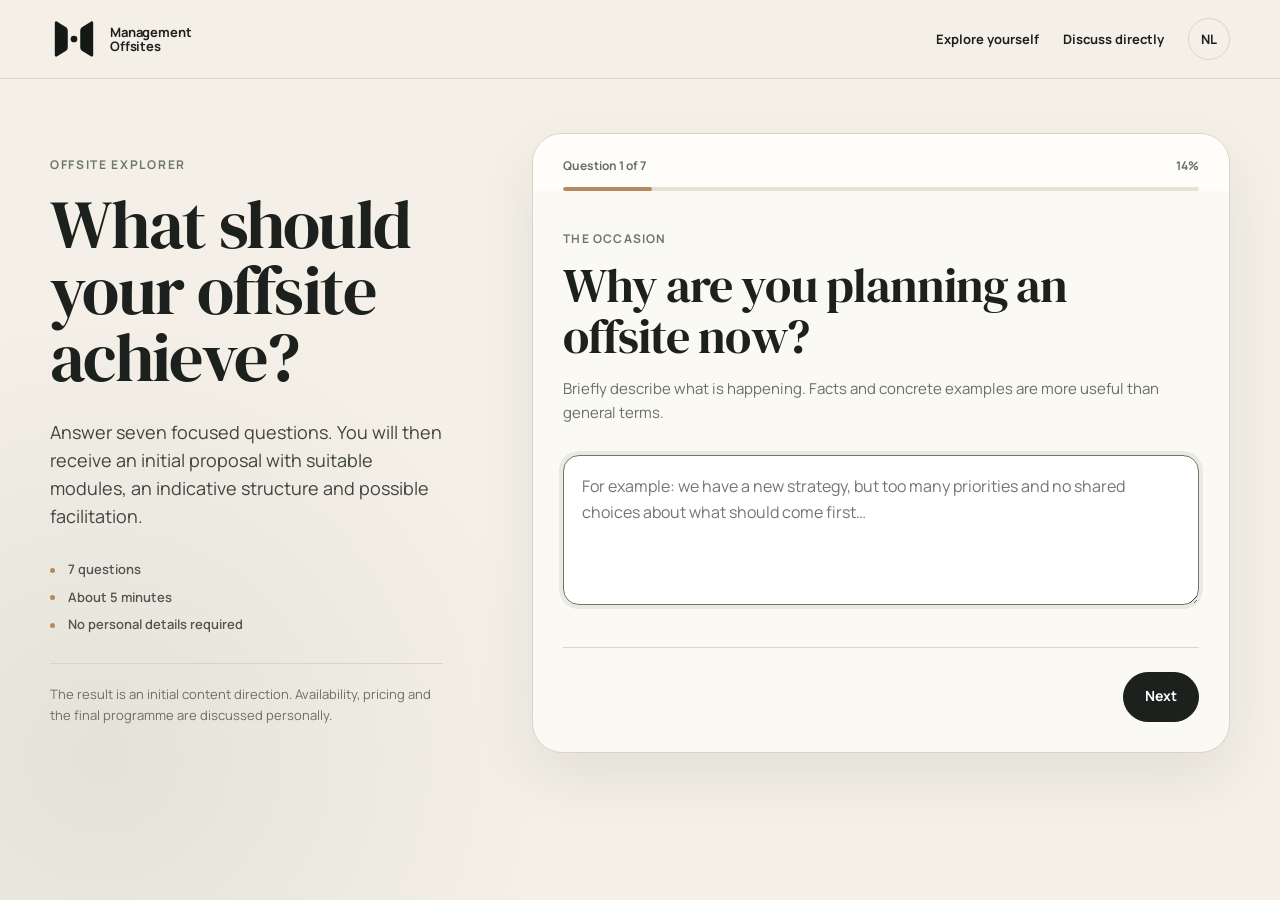
<file: explorer/index.html>
<!doctype html>
<html lang="en-GB">
<head>
  <meta charset="utf-8">
  <meta name="viewport" content="width=device-width, initial-scale=1">
  <title>Offsite Explorer | Management Offsites</title>
  <meta name="description" content="Answer seven focused questions and receive an initial content proposal for your management offsite.">
  <meta name="theme-color" content="#f4f0e8">
  <meta name="robots" content="index,follow">
  <link rel="canonical" href="https://www.managementoffsites.com/explorer/">
  <link rel="alternate" hreflang="nl" href="https://www.managementoffsites.com/nl/verkenner/">
  <link rel="alternate" hreflang="en" href="https://www.managementoffsites.com/explorer/">
  <link rel="alternate" hreflang="x-default" href="https://www.managementoffsites.com/explorer/">
  <link rel="preconnect" href="https://fonts.googleapis.com">
  <link rel="preconnect" href="https://fonts.gstatic.com" crossorigin>
  <link href="https://fonts.googleapis.com/css2?family=DM+Serif+Display:ital@0;1&family=Manrope:wght@400;500;600;700&display=swap" rel="stylesheet">
  <link rel="stylesheet" href="../styles.css">
  <link rel="stylesheet" href="../offsite-explorer.css">
  <link rel="icon" href="../assets/images/favicon.svg" type="image/svg+xml">
</head>
<body class="explorer-page" data-lang="en">
  <header class="explorer-header">
    <div class="container explorer-nav">
      <a class="brand" href="/" aria-label="Management Offsites home">
        <img class="brand-logo-mark" src="../assets/images/management-offsites-mark.svg" alt="" aria-hidden="true">
        <span class="brand-text">Management<br>Offsites</span>
      </a>
      <nav class="explorer-nav-actions" aria-label="Explorer navigation">
        <a href="/#topics">Explore yourself</a>
        <a href="mailto:info@intothenxt.com?subject=Discuss%20a%20management%20offsite">Discuss directly</a>
        <a class="language-link" href="/nl/verkenner/" lang="nl" hreflang="nl" aria-label="Schakel naar Nederlands">NL</a>
      </nav>
    </div>
  </header>

  <main class="explorer-main" id="main-content">
    <div
      class="container explorer-layout"
      id="offsite-explorer"
      data-catalog="../catalog-en.json"
      data-matching="../data/offsite-matching.json"
      data-facilitators="../data/facilitators.json"
      data-template="../data/offsite-proposal-template.json"
    >
      <aside class="explorer-intro">
        <p class="eyebrow">Offsite Explorer</p>
        <h1>What should your offsite achieve?</h1>
        <p>Answer seven focused questions. You will then receive an initial proposal with suitable modules, an indicative structure and possible facilitation.</p>
        <div class="explorer-promise">
          <span>7 questions</span>
          <span>About 5 minutes</span>
          <span>No personal details required</span>
        </div>
        <p class="explorer-note">The result is an initial content direction. Availability, pricing and the final programme are discussed personally.</p>
      </aside>

      <section class="explorer-workspace" aria-labelledby="question-title">
        <div class="explorer-progress" aria-label="Progress">
          <div class="explorer-progress-copy">
            <span id="progress-label">Question 1 of 7</span>
            <span id="progress-percent">14%</span>
          </div>
          <div class="explorer-progress-track" aria-hidden="true"><span id="progress-bar"></span></div>
        </div>
        <div id="explorer-live" class="sr-only" aria-live="polite"></div>
        <div id="explorer-content" class="explorer-content">
          <div class="explorer-loading">Loading the Explorer…</div>
        </div>
      </section>
    </div>
  </main>

  <script src="../offsite-explorer.js" defer></script>
</body>
</html>
</file>
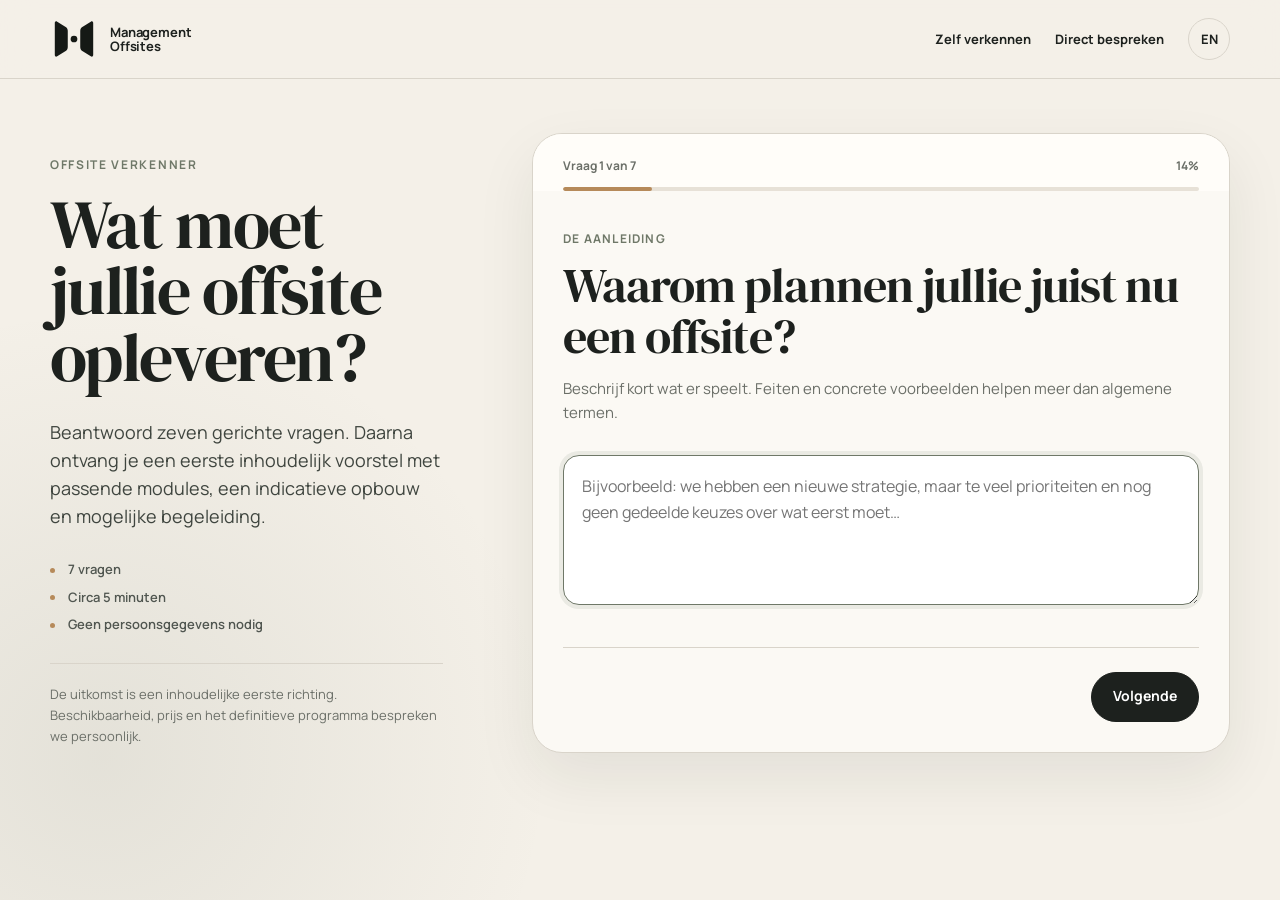
<file: nl/verkenner/index.html>
<!doctype html>
<html lang="nl">
<head>
  <meta charset="utf-8">
  <meta name="viewport" content="width=device-width, initial-scale=1">
  <title>Offsite Verkenner | Management Offsites</title>
  <meta name="description" content="Beantwoord zeven gerichte vragen en ontvang een eerste inhoudelijk voorstel voor jullie management offsite.">
  <meta name="theme-color" content="#f4f0e8">
  <meta name="robots" content="index,follow">
  <link rel="canonical" href="https://www.managementoffsites.com/nl/verkenner/">
  <link rel="alternate" hreflang="nl" href="https://www.managementoffsites.com/nl/verkenner/">
  <link rel="alternate" hreflang="en" href="https://www.managementoffsites.com/explorer/">
  <link rel="alternate" hreflang="x-default" href="https://www.managementoffsites.com/explorer/">
  <link rel="preconnect" href="https://fonts.googleapis.com">
  <link rel="preconnect" href="https://fonts.gstatic.com" crossorigin>
  <link href="https://fonts.googleapis.com/css2?family=DM+Serif+Display:ital@0;1&family=Manrope:wght@400;500;600;700&display=swap" rel="stylesheet">
  <link rel="stylesheet" href="../../styles.css">
  <link rel="stylesheet" href="../../offsite-explorer.css">
  <link rel="icon" href="../../assets/images/favicon.svg" type="image/svg+xml">
</head>
<body class="explorer-page" data-lang="nl">
  <header class="explorer-header">
    <div class="container explorer-nav">
      <a class="brand" href="/nl/" aria-label="Management Offsites home">
        <img class="brand-logo-mark" src="../../assets/images/management-offsites-mark.svg" alt="" aria-hidden="true">
        <span class="brand-text">Management<br>Offsites</span>
      </a>
      <nav class="explorer-nav-actions" aria-label="Verkenner navigatie">
        <a href="/nl/#onderwerpen">Zelf verkennen</a>
        <a href="mailto:info@intothenxt.com?subject=Management%20offsite%20bespreken">Direct bespreken</a>
        <a class="language-link" href="/explorer/" lang="en" hreflang="en" aria-label="Switch to English">EN</a>
      </nav>
    </div>
  </header>

  <main class="explorer-main" id="main-content">
    <div
      class="container explorer-layout"
      id="offsite-explorer"
      data-catalog="../../catalog-nl.json"
      data-matching="../../data/offsite-matching.json"
      data-facilitators="../../data/facilitators.json"
      data-template="../../data/offsite-proposal-template.json"
    >
      <aside class="explorer-intro">
        <p class="eyebrow">Offsite Verkenner</p>
        <h1>Wat moet jullie offsite opleveren?</h1>
        <p>Beantwoord zeven gerichte vragen. Daarna ontvang je een eerste inhoudelijk voorstel met passende modules, een indicatieve opbouw en mogelijke begeleiding.</p>
        <div class="explorer-promise">
          <span>7 vragen</span>
          <span>Circa 5 minuten</span>
          <span>Geen persoonsgegevens nodig</span>
        </div>
        <p class="explorer-note">De uitkomst is een inhoudelijke eerste richting. Beschikbaarheid, prijs en het definitieve programma bespreken we persoonlijk.</p>
      </aside>

      <section class="explorer-workspace" aria-labelledby="question-title">
        <div class="explorer-progress" aria-label="Voortgang">
          <div class="explorer-progress-copy">
            <span id="progress-label">Vraag 1 van 7</span>
            <span id="progress-percent">14%</span>
          </div>
          <div class="explorer-progress-track" aria-hidden="true"><span id="progress-bar"></span></div>
        </div>
        <div id="explorer-live" class="sr-only" aria-live="polite"></div>
        <div id="explorer-content" class="explorer-content">
          <div class="explorer-loading">De Verkenner laden…</div>
        </div>
      </section>
    </div>
  </main>

  <script src="../../offsite-explorer.js" defer></script>
</body>
</html>
</file>
<file: styles.css>
:root {
  --bg: #f4f0e8;
  --paper: #fbf9f4;
  --ink: #1d211e;
  --muted: #6b6f68;
  --line: #d9d4ca;
  --sage: #dfe5dc;
  --olive: #6f7868;
  --dark: #1f2520;
  --accent: #b68a5a;
  --radius: 22px;
  --shadow: 0 24px 60px rgba(28, 34, 28, 0.08);
}

* { box-sizing: border-box; }
html { scroll-behavior: smooth; }
body {
  margin: 0;
  font-family: "Manrope", system-ui, sans-serif;
  background: var(--bg);
  color: var(--ink);
  line-height: 1.6;
}
img { max-width: 100%; display: block; }
a { color: inherit; }
.container { width: min(1180px, calc(100% - 40px)); margin: 0 auto; }
.section-pad { padding: 92px 0; }
.section-light { background: var(--paper); }
.section-dark { background: var(--dark); color: white; }

a.btn {
  display: inline-flex;
  align-items: center;
  justify-content: center;
  gap: 10px;
  min-height: 52px;
  padding: 0 22px;
  border-radius: 999px;
  background: var(--ink);
  color: white;
  text-decoration: none;
  font-size: 14px;
  font-weight: 700;
  letter-spacing: .01em;
  transition: transform .2s ease, background .2s ease;
}
a.btn:hover { transform: translateY(-1px); background: #111411; }
a.btn-small { min-height: 44px; padding: 0 17px; }
.text-link {
  display: inline-flex;
  gap: 8px;
  align-items: center;
  text-decoration: none;
  font-weight: 700;
}
.text-link span { font-size: 18px; }

.site-header {
  position: sticky;
  top: 0;
  z-index: 50;
  backdrop-filter: blur(16px);
  background: rgba(244,240,232,.92);
  border-bottom: 1px solid rgba(217,212,202,.8);
}
.nav-wrap {
  min-height: 78px;
  display: flex;
  align-items: center;
  justify-content: space-between;
  gap: 24px;
}
.brand { display: inline-flex; align-items: center; gap: 12px; text-decoration: none; }
.brand-logo-mark {
  width: 48px;
  height: 48px;
  display: block;
  flex: 0 0 auto;
}
.brand-text { font-weight: 700; font-size: 13px; line-height: 1.1; letter-spacing: -.01em; }
.main-nav { display: flex; align-items: center; gap: 26px; }
.main-nav > a:not(.btn) { text-decoration: none; font-size: 13px; font-weight: 600; }
.menu-toggle { display: none; border: 0; background: transparent; padding: 8px; }
.menu-toggle span { display: block; width: 22px; height: 1.5px; background: var(--ink); margin: 5px 0; }

.hero { padding-top: 104px; padding-bottom: 82px; }
.hero-grid { display: grid; grid-template-columns: 1.3fr .78fr; gap: 72px; align-items: center; }
.eyebrow {
  margin: 0 0 18px;
  font-size: 12px;
  line-height: 1.4;
  font-weight: 700;
  text-transform: uppercase;
  letter-spacing: .14em;
  color: var(--olive);
}
h1, h2, h3 { margin: 0; font-weight: 400; }
h1, h2 { font-family: "DM Serif Display", serif; letter-spacing: -.025em; }
h1 { font-size: clamp(54px, 6.4vw, 88px); line-height: .97; max-width: 860px; }
h2 { font-size: clamp(40px, 4.7vw, 64px); line-height: 1.02; }
h3 { font-size: 22px; line-height: 1.2; }
.hero-intro { font-size: clamp(19px, 1.8vw, 24px); line-height: 1.45; max-width: 770px; margin: 30px 0 0; color: #343934; }
.hero-actions { display: flex; align-items: center; gap: 24px; margin-top: 34px; flex-wrap: wrap; }
.promise { margin: 22px 0 0; color: var(--muted); font-size: 13px; display: flex; align-items: center; gap: 10px; }
.promise-dot { width: 8px; height: 8px; border-radius: 50%; background: var(--accent); flex: 0 0 auto; }
.hero-for { margin: 11px 0 0; color: #868980; font-size: 12px; max-width: 720px; }
.hero-panel {
  background: var(--dark);
  color: white;
  border-radius: 34px;
  padding: 28px;
  box-shadow: var(--shadow);
}
.hero-panel-top { display: flex; justify-content: space-between; color: #aeb4ae; font-size: 11px; border-bottom: 1px solid rgba(255,255,255,.13); padding-bottom: 22px; letter-spacing: .08em; }
.hero-panel-link {
  display: block;
  padding: 24px 0;
  border-bottom: 1px solid rgba(255,255,255,.13);
  text-decoration: none;
}
.hero-panel-link:last-child { border-bottom: 0; padding-bottom: 8px; }
.hero-panel-link small { display: block; color: #aeb4ae; margin-bottom: 9px; font-size: 11px; letter-spacing: .11em; }
.hero-panel-link strong { display: block; font-family: "DM Serif Display", serif; font-size: 28px; line-height: 1.1; font-weight: 400; }
.hero-panel-link > span { display: inline-block; margin-top: 14px; color: #d6dcd5; font-size: 12px; font-weight: 700; }
.hero-panel-link small .beta-tag {
  display: inline-flex;
  align-items: center;
  margin-left: 7px;
  padding: 3px 6px;
  border: 1px solid rgba(182,138,90,.75);
  border-radius: 999px;
  color: #d0a574;
  font-size: 9px;
  line-height: 1;
  letter-spacing: .08em;
  vertical-align: 1px;
}
.hero-panel-link.is-featured {
  margin: 10px -14px;
  padding: 22px 14px;
  border: 0;
  border-radius: 18px;
  background: var(--accent);
  color: var(--ink);
}
.hero-panel-link.is-featured small,
.hero-panel-link.is-featured > span { color: #4c3b29; }
.hero-panel-link.is-featured + .hero-panel-link { border-top: 1px solid rgba(255,255,255,.13); }

.section-head { max-width: 720px; margin-bottom: 44px; }
.section-head p:last-child { color: var(--muted); font-size: 17px; margin-top: 18px; }
.split-head { max-width: none; display: grid; grid-template-columns: 1.15fr .75fr; gap: 78px; align-items: end; }
.split-head > p { margin: 0 0 8px; }
.light-head .eyebrow { color: #b7c0b4; }
.light-head > p { color: #c6ccc5 !important; }

.choice-section { padding-top: 82px; }
.topic-grid { display: grid; grid-template-columns: repeat(2, 1fr); border-top: 1px solid var(--line); border-left: 1px solid var(--line); }
.topic-chip {
  min-height: 88px;
  padding: 22px 24px;
  border-right: 1px solid var(--line);
  border-bottom: 1px solid var(--line);
  display: grid;
  grid-template-columns: 44px 1fr;
  gap: 12px;
  align-items: center;
  cursor: default;
  background: rgba(255,255,255,.22);
  transition: background .2s ease, color .2s ease, transform .2s ease, box-shadow .2s ease;
}
.topic-chip:hover {
  background: var(--dark);
  color: white;
  transform: translateY(-2px);
  box-shadow: 0 12px 28px rgba(28,34,28,.13);
  position: relative;
  z-index: 2;
}
.topic-chip > span { color: var(--olive); font-size: 11px; transition: color .2s ease; }
.topic-chip:hover > span { color: #b7c0b4; }
.topic-chip strong { font-size: 16px; font-weight: 600; }


.capability-catalog { margin-top: 38px; }
.catalog-loading { margin: 0; color: var(--muted); }
.catalog-show-all-row { display: flex; justify-content: flex-end; margin: 0 0 12px; }
.catalog-question-grid { display: grid; grid-template-columns: 1fr 1fr; gap: 14px; margin: 0 0 34px; }
.catalog-question {
  background: rgba(255,255,255,.42);
  border: 1px solid var(--line);
  border-radius: 18px;
  padding: 22px;
}
.catalog-question-label {
  display: block;
  color: var(--olive);
  font-size: 12px;
  font-weight: 700;
  letter-spacing: .02em;
  margin-bottom: 13px;
}
.catalog-category-list { display: flex; flex-wrap: wrap; gap: 8px; align-items: center; }
.catalog-category-btn {
  appearance: none;
  border: 1px solid var(--line);
  background: var(--paper);
  color: var(--ink);
  border-radius: 999px;
  padding: 10px 14px;
  font: inherit;
  font-size: 12px;
  font-weight: 700;
  cursor: pointer;
  transition: background .2s ease, border-color .2s ease, color .2s ease, transform .2s ease;
}
.catalog-category-btn:hover,
.catalog-category-btn:focus-visible {
  border-color: var(--olive);
  transform: translateY(-1px);
}
.catalog-category-btn.is-active {
  background: var(--dark);
  border-color: var(--dark);
  color: white;
}
.catalog-group-show-all {
  padding: 7px 11px;
  font-size: 11px;
  color: var(--olive);
  background: transparent;
}
.catalog-result-head {
  display: flex;
  align-items: flex-end;
  justify-content: space-between;
  gap: 20px;
  margin: 0 0 16px;
}
.catalog-result-head h3 {
  margin: 0;
  font-family: "DM Serif Display", serif;
  font-size: 32px;
  font-weight: 400;
  color: var(--ink);
}
.catalog-count { color: var(--muted); font-size: 12px; white-space: nowrap; }
.catalog-modules { display: grid; grid-template-columns: 1fr 1fr; gap: 10px; }
.catalog-module {
  background: var(--paper);
  border: 1px solid var(--line);
  border-radius: 14px;
  padding: 19px;
  transition: background .2s ease, transform .2s ease, box-shadow .2s ease;
}
.catalog-module:hover {
  background: var(--sage);
  transform: translateY(-1px);
  box-shadow: 0 10px 24px rgba(28,34,28,.06);
}
.catalog-module h4 { margin: 0 0 7px; font-size: 16px; line-height: 1.3; }
.catalog-module > p { margin: 0; color: var(--muted); font-size: 13px; }
.catalog-facilitators {
  margin-top: 14px;
  padding-top: 11px;
  border-top: 1px solid var(--line);
  color: var(--olive);
  font-size: 11px;
  line-height: 1.5;
}
.catalog-facilitators strong {
  color: var(--ink);
  font-weight: 700;
  margin-right: 5px;
}
.catalog-empty {
  grid-column: 1 / -1;
  padding: 22px;
  background: var(--paper);
  border: 1px solid var(--line);
  border-radius: 14px;
  color: var(--muted);
}
.catalog-modules.show-all { display: block; }
.catalog-all-group { margin: 0 0 34px; }
.catalog-all-group:last-child { margin-bottom: 0; }
.catalog-all-group-title {
  margin: 0 0 12px;
  font-family: "DM Serif Display", serif;
  font-size: 26px;
  font-weight: 400;
}
.catalog-all-grid { display: grid; grid-template-columns: 1fr 1fr; gap: 10px; }

.facilitator-section { background: var(--bg); }
.facilitator-grid { display: grid; grid-template-columns: .9fr 1.1fr; gap: 110px; align-items: start; }
.facilitator-copy > p { margin: 4px 0 24px; color: var(--muted); font-size: 18px; max-width: 660px; }
.filter-row { display: flex; flex-wrap: wrap; gap: 8px; margin: 0 0 28px; }
.filter-chip {
  appearance: none;
  padding: 9px 14px;
  border: 1px solid var(--line);
  border-radius: 999px;
  background: rgba(255,255,255,.35);
  color: var(--olive);
  font: inherit;
  font-size: 12px;
  cursor: pointer;
  transition: background .2s ease, border-color .2s ease, color .2s ease;
}
.filter-chip:hover,
.filter-chip:focus-visible { border-color: var(--olive); }
.filter-chip.is-active {
  border-color: var(--dark);
  background: var(--dark);
  color: white;
}

.offsite-grid { display: grid; grid-template-columns: repeat(3, 1fr); gap: 18px; }
.offsite-card {
  background: var(--paper);
  border: 1px solid var(--line);
  border-radius: var(--radius);
  padding: 28px;
  min-height: 250px;
  display: flex;
  flex-direction: column;
  transition: background .2s ease, transform .2s ease, box-shadow .2s ease;
}
.offsite-card:hover {
  background: var(--sage);
  transform: translateY(-3px);
  box-shadow: 0 16px 34px rgba(28, 34, 28, 0.08);
}
.card-label { font-size: 11px; letter-spacing: .12em; font-weight: 700; color: var(--olive); }
.offsite-card h3 { margin-top: 38px; font-family: "DM Serif Display", serif; font-size: 32px; }
.offsite-card p { color: var(--muted); margin-top: 13px; }
.compact-offsites .offsite-card { min-height: 230px; }
.section-cta { margin-top: 28px; }

.alternative-tags { display: flex; flex-wrap: wrap; gap: 12px; }
.alternative-tags span {
  border: 1px solid rgba(255,255,255,.22);
  padding: 13px 18px;
  border-radius: 999px;
  font-size: 13px;
  color: #e9ede8;
  transition: background .2s ease, color .2s ease, border-color .2s ease, transform .2s ease, box-shadow .2s ease;
}
.alternative-tags span:hover {
  background: var(--accent);
  border-color: var(--accent);
  color: var(--ink);
  transform: translateY(-2px);
  box-shadow: 0 9px 22px rgba(0,0,0,.18);
}

.process-grid { display: grid; grid-template-columns: repeat(3, 1fr); gap: 18px; }
.process-grid article { padding: 28px; background: white; border: 1px solid var(--line); border-radius: var(--radius); min-height: 220px; }
.process-no { font-family: "DM Serif Display", serif; color: var(--accent); font-size: 26px; }
.process-grid h3 { margin-top: 38px; font-family: "DM Serif Display", serif; font-size: 28px; }
.process-grid p { color: var(--muted); font-size: 14px; }

.locations-section { background: #ebe6db; }
.compact-locations { padding-top: 82px; padding-bottom: 82px; }
.location-intro { align-self: end; }
.location-intro p { margin: 0; color: var(--muted); font-size: 17px; }
.location-examples { margin-bottom: 14px; }
.venue-filter-row { margin-bottom: 24px; }
.location-grid { display: grid; grid-template-columns: repeat(3, 1fr); gap: 18px; }
.location-card[hidden] { display: none; }
.venue-directory-link { margin-top: 26px; }
.venue-directory-link .text-link { flex-wrap: wrap; row-gap: 4px; }
.venue-directory-link img { display: block; width: 112px; height: auto; }
.location-card { background: var(--paper); border-radius: 24px; overflow: hidden; border: 1px solid #d6cfc2; box-shadow: 0 18px 42px rgba(38,35,30,.06); }
.location-visual { aspect-ratio: 1.55 / 1; display: flex; align-items: flex-end; padding: 20px; position: relative; overflow: hidden; background: #cfc9bc; }
.location-visual img { position: absolute; inset: 0; width: 100%; height: 100%; object-fit: cover; transition: transform .5s ease; }
.location-card:hover .location-visual img { transform: scale(1.025); }
.location-visual::after { content: ""; position: absolute; inset: 0; background: linear-gradient(to top, rgba(0,0,0,.48), rgba(0,0,0,.02) 62%); }
.location-visual span { position: relative; z-index: 2; color: white; font-size: 11px; font-weight: 700; letter-spacing: .12em; }
.location-copy { padding: 20px 22px 22px; }
.location-place { margin: 0 0 4px; color: var(--olive); font-size: 12px; text-transform: uppercase; letter-spacing: .08em; }
.location-copy h3 { font-family: "DM Serif Display", serif; font-size: 28px; }
.location-more {
  display: inline-block;
  margin-top: 10px;
  color: var(--olive);
  font-size: 11px;
  font-weight: 700;
  text-decoration: none;
}
.location-more:hover { color: var(--ink); }

.academy-section { background: var(--sage); }
.academy-grid { display: grid; grid-template-columns: .85fr 1.15fr; gap: 100px; align-items: start; }
.academy-grid p { font-size: 18px; color: #3d453e; margin-top: 0; }
.academy-grid .text-link { margin-top: 16px; }

.founders-section { background: var(--paper); }
.founders-grid {
  display: grid;
  grid-template-columns: 1.05fr .95fr;
  column-gap: 86px;
  row-gap: 28px;
  align-items: start;
}
.founders-heading {
  grid-column: 1;
  grid-row: 1;
}
.founders-heading h2 { max-width: 650px; }
.founders-body {
  grid-column: 1;
  grid-row: 2;
}
.founders-body > p {
  max-width: 680px;
  margin: 0 0 22px;
  color: var(--muted);
  font-size: 17px;
}
.founders-body > p:last-child { margin-bottom: 0; }
.founder-profiles {
  grid-column: 2;
  grid-row: 2;
  display: grid;
  gap: 14px;
  padding-top: 0;
}
.founder-profile {
  display: grid;
  grid-template-columns: 88px 1fr;
  gap: 18px;
  align-items: center;
  padding: 18px;
  border: 1px solid var(--line);
  border-radius: 18px;
  background: var(--bg);
}
.founder-photo {
  width: 88px;
  height: 88px;
  border-radius: 14px;
  background-image: url("assets/images/facilitator-sprite-bw-hq.jpg");
  background-size: 400% 200%;
  background-repeat: no-repeat;
  background-color: #e4dfd5;
  filter: grayscale(100%);
}
.founder-photo--bas { background-position: 33.333% 0%; }
.founder-photo--marijke { background-position: 100% 0%; }
.founder-profile h3 {
  font-family: "DM Serif Display", serif;
  font-size: 26px;
  line-height: 1.05;
}
.founder-profile p {
  margin: 7px 0 8px;
  color: var(--muted);
  font-size: 12px;
  line-height: 1.5;
}
.founder-link { font-size: 12px; }

.final-cta { background: var(--accent); }
.final-cta-grid { display: grid; grid-template-columns: 1.2fr .8fr; gap: 90px; align-items: end; }
.final-cta .eyebrow { color: #4c3b29; }
.final-cta p { max-width: 620px; }
.final-cta .btn { margin-top: 18px; }
.cta-mail { font-size: 11px; color: rgba(29,33,30,.62); margin: 10px 0 0; }

.site-footer { background: #151915; color: white; padding: 42px 0; }
.footer-grid { display: grid; grid-template-columns: 1fr 1fr 1fr; gap: 40px; align-items: end; }
.footer-brand .brand-logo-mark { filter: invert(1); }
.site-footer p { margin: 0 0 4px; color: #aeb4ae; font-size: 12px; }
.footer-links { display: flex; flex-direction: column; align-items: flex-end; gap: 5px; font-size: 12px; color: #aeb4ae; }
.footer-links a { color: white; text-decoration: none; }

@media (max-width: 1000px) {
  .hero-grid, .split-head, .facilitator-grid, .final-cta-grid, .founders-grid { grid-template-columns: 1fr; gap: 40px; }
  .founders-heading, .founders-body, .founder-profiles { grid-column: 1; grid-row: auto; }
  .offsite-grid, .location-grid, .process-grid { grid-template-columns: repeat(2, 1fr); }
  .main-nav { gap: 18px; }
  .main-nav > a:not(.btn) { display: none; }
}

@media (max-width: 700px) {
  .container { width: min(100% - 28px, 1180px); }
  .section-pad { padding: 70px 0; }
  .hero { padding-top: 68px; padding-bottom: 60px; }
  h1 { font-size: clamp(48px, 15vw, 70px); }
  h2 { font-size: clamp(37px, 11vw, 50px); }
  .hero-grid { gap: 40px; }
  .hero-panel { border-radius: 24px; }
  .hero-panel-link strong { font-size: 24px; }
  .menu-toggle { display: block; }
  .main-nav {
    display: none;
    position: absolute;
    top: 68px;
    left: 14px;
    right: 14px;
    padding: 18px;
    flex-direction: column;
    align-items: stretch;
    background: var(--paper);
    border: 1px solid var(--line);
    border-radius: 18px;
    box-shadow: var(--shadow);
  }
  .main-nav.is-open { display: flex; }
  .main-nav > a:not(.btn) { display: block; padding: 8px 0; }
  .topic-grid, .offsite-grid, .location-grid, .process-grid { grid-template-columns: 1fr; }
  .catalog-question-grid, .catalog-modules, .catalog-all-grid { grid-template-columns: 1fr; }
  .catalog-result-head { align-items: flex-start; flex-direction: column; gap: 5px; }
  .catalog-show-all-row { justify-content: stretch; }
  .catalog-show-all-row .catalog-category-btn { width: 100%; text-align: left; }
  .topic-chip { min-height: 78px; }
  .facilitator-copy > p { font-size: 16px; }
  .founder-profile { grid-template-columns: 72px 1fr; padding: 14px; }
  .founder-photo { width: 72px; height: 72px; border-radius: 12px; }
  .footer-grid { grid-template-columns: 1fr; align-items: start; }
  .footer-links { align-items: flex-start; }
}
</file>
<file: offsite-explorer.css>
.explorer-page {
  min-height: 100vh;
  background:
    radial-gradient(circle at 8% 84%, rgba(111, 120, 104, .12), transparent 32%),
    var(--bg);
}

.explorer-header {
  border-bottom: 1px solid var(--line);
  background: rgba(244, 240, 232, .94);
  backdrop-filter: blur(16px);
}

.explorer-nav {
  min-height: 78px;
  display: flex;
  align-items: center;
  justify-content: space-between;
  gap: 24px;
}

.explorer-nav-actions {
  display: flex;
  align-items: center;
  gap: 24px;
  font-size: 13px;
  font-weight: 700;
}

.explorer-nav-actions a { text-decoration: none; }
.explorer-nav-actions a:hover { text-decoration: underline; text-underline-offset: 4px; }

.explorer-nav-actions .language-link {
  width: 42px;
  height: 42px;
  display: grid;
  place-items: center;
  border: 1px solid var(--line);
  border-radius: 50%;
  text-decoration: none;
}

.explorer-main { padding: 54px 0 76px; }

.explorer-layout {
  display: grid;
  grid-template-columns: minmax(280px, .72fr) minmax(0, 1.28fr);
  gap: clamp(42px, 7vw, 96px);
  align-items: start;
}

.explorer-intro {
  position: sticky;
  top: 34px;
  padding-top: 24px;
}

.explorer-intro h1 {
  max-width: 560px;
  font-size: clamp(44px, 5.3vw, 72px);
  line-height: .98;
}

.explorer-intro > p:not(.eyebrow):not(.explorer-note) {
  max-width: 570px;
  margin: 28px 0 0;
  color: #3f453f;
  font-size: 18px;
  line-height: 1.55;
}

.explorer-promise {
  display: grid;
  gap: 7px;
  margin-top: 28px;
}

.explorer-promise span {
  position: relative;
  padding-left: 18px;
  color: #505650;
  font-size: 13px;
  font-weight: 600;
}

.explorer-promise span::before {
  content: "";
  position: absolute;
  left: 0;
  top: .68em;
  width: 5px;
  height: 5px;
  border-radius: 50%;
  background: var(--accent);
}

.explorer-note {
  max-width: 520px;
  margin: 28px 0 0;
  padding-top: 20px;
  border-top: 1px solid var(--line);
  color: var(--muted);
  font-size: 13px;
  line-height: 1.6;
}

.explorer-workspace {
  min-height: 610px;
  overflow: hidden;
  border: 1px solid var(--line);
  border-radius: 30px;
  background: var(--paper);
  box-shadow: var(--shadow);
}

.explorer-progress {
  padding: 22px 30px 0;
  background: #fffdf9;
}

.explorer-progress-copy {
  display: flex;
  justify-content: space-between;
  gap: 20px;
  margin-bottom: 12px;
  color: var(--muted);
  font-size: 12px;
  font-weight: 700;
}

.explorer-progress-track {
  height: 4px;
  overflow: hidden;
  border-radius: 999px;
  background: #e7e1d7;
}

.explorer-progress-track span {
  display: block;
  width: 14%;
  height: 100%;
  border-radius: inherit;
  background: var(--accent);
  transition: width .25s ease;
}

.explorer-content { padding: 38px 30px 30px; }
.explorer-loading { color: var(--muted); }

.question-kicker {
  display: block;
  margin-bottom: 12px;
  color: var(--olive);
  font-size: 12px;
  font-weight: 700;
  letter-spacing: .1em;
  text-transform: uppercase;
}

.question-title {
  max-width: 720px;
  font-family: "DM Serif Display", serif;
  font-size: clamp(34px, 4vw, 48px);
  line-height: 1.05;
  letter-spacing: -.02em;
}

.question-help {
  max-width: 680px;
  margin: 16px 0 0;
  color: var(--muted);
  font-size: 15px;
  line-height: 1.6;
}

.question-field { margin-top: 30px; }

.explorer-textarea,
.explorer-input,
.explorer-select {
  width: 100%;
  border: 1px solid #cfc8bc;
  border-radius: 16px;
  background: white;
  color: var(--ink);
  font: inherit;
  font-size: 16px;
  outline: 0;
  transition: border-color .2s ease, box-shadow .2s ease;
}

.explorer-textarea { min-height: 150px; padding: 18px; resize: vertical; }
.explorer-input, .explorer-select { min-height: 54px; padding: 0 16px; }

.explorer-textarea:focus,
.explorer-input:focus,
.explorer-select:focus {
  border-color: var(--olive);
  box-shadow: 0 0 0 4px rgba(111, 120, 104, .12);
}

.field-label {
  display: block;
  margin: 0 0 8px;
  font-size: 14px;
  font-weight: 700;
}

.field-grid {
  display: grid;
  grid-template-columns: 1fr 1fr;
  gap: 18px;
}

.choice-grid {
  display: grid;
  grid-template-columns: 1fr 1fr;
  gap: 10px;
  margin-top: 28px;
}

.choice-grid.choice-grid--single { grid-template-columns: 1fr; }

.choice-groups {
  display: grid;
  gap: 27px;
}

.choice-group-title {
  color: var(--olive);
  font-size: 15px;
  line-height: 1.3;
}

.choice-group .choice-grid { margin-top: 10px; }

.other-choice { margin-top: 10px; }
.choice-groups + .other-choice { margin-top: 27px; }

.other-field {
  display: none;
  margin-top: 10px;
  padding: 16px;
  border: 1px solid var(--line);
  border-radius: 15px;
  background: #f6f2ea;
}

.other-field.is-visible { display: block; }
.other-field .field-label { margin-bottom: 10px; }

.choice-item {
  position: relative;
  display: flex;
  align-items: flex-start;
  gap: 12px;
  min-height: 58px;
  padding: 15px 16px;
  border: 1px solid var(--line);
  border-radius: 15px;
  background: white;
  cursor: pointer;
  transition: border-color .18s ease, background .18s ease, transform .18s ease;
}

.choice-item:hover { transform: translateY(-1px); border-color: #b8b0a3; }
.choice-item:has(input:checked) { border-color: var(--dark); background: var(--sage); }
.choice-item input { margin: 4px 0 0; accent-color: var(--dark); }
.choice-item span { font-size: 14px; font-weight: 600; line-height: 1.4; }

.choice-item small {
  display: block;
  margin-top: 4px;
  color: var(--muted);
  font-size: 12px;
  font-weight: 500;
}

.selection-count {
  margin: 12px 0 0;
  color: var(--muted);
  font-size: 12px;
}

.field-error {
  display: none;
  margin: 14px 0 0;
  color: #8d2e27;
  font-size: 13px;
  font-weight: 700;
}

.field-error.is-visible { display: block; }

.explorer-actions {
  display: flex;
  align-items: center;
  justify-content: space-between;
  gap: 18px;
  margin-top: 34px;
  padding-top: 24px;
  border-top: 1px solid var(--line);
}

.explorer-button {
  display: inline-flex;
  align-items: center;
  justify-content: center;
  min-height: 50px;
  padding: 0 21px;
  border: 1px solid var(--ink);
  border-radius: 999px;
  background: var(--ink);
  color: white;
  font: inherit;
  font-size: 14px;
  font-weight: 700;
  line-height: 1.2;
  text-align: center;
  vertical-align: middle;
  cursor: pointer;
}

.explorer-button:hover { background: #111411; }
.explorer-button:disabled { opacity: .42; cursor: not-allowed; }

.explorer-button--secondary {
  border-color: transparent;
  background: transparent;
  color: var(--ink);
}

.explorer-button--secondary:hover { background: #ebe6dc; }

.review-list { margin: 28px 0 0; border-top: 1px solid var(--line); }

.review-row {
  display: grid;
  grid-template-columns: 150px 1fr auto;
  gap: 20px;
  align-items: start;
  padding: 15px 0;
  border-bottom: 1px solid var(--line);
}

.review-row dt { color: var(--muted); font-size: 12px; font-weight: 700; text-transform: uppercase; letter-spacing: .06em; }
.review-row dd { margin: 0; font-size: 14px; font-weight: 600; }

.review-edit {
  padding: 0;
  border: 0;
  border-bottom: 1px solid currentColor;
  background: transparent;
  color: var(--olive);
  font: inherit;
  font-size: 13px;
  font-weight: 700;
  line-height: 1.35;
  cursor: pointer;
}

.review-edit:hover { color: var(--ink); }

.confirmation {
  display: flex;
  gap: 12px;
  align-items: flex-start;
  margin-top: 24px;
  padding: 16px;
  border-radius: 15px;
  background: var(--sage);
  cursor: pointer;
}

.confirmation input { margin-top: 5px; accent-color: var(--dark); }
.confirmation span { font-size: 14px; font-weight: 700; }

.proposal-view { padding-bottom: 12px; }
.proposal-view .question-title { max-width: 780px; }

.proposal-meta {
  display: flex;
  flex-wrap: wrap;
  gap: 8px;
  margin: 22px 0 0;
}

.proposal-meta span {
  padding: 8px 11px;
  border-radius: 999px;
  background: var(--sage);
  font-size: 12px;
  font-weight: 700;
}

.proposal-disclaimer {
  margin: 26px 0 0;
  padding: 16px 18px;
  border-left: 3px solid var(--accent);
  background: #f3eee5;
  color: #545a54;
  font-size: 13px;
}

.proposal-section {
  margin-top: 34px;
  padding-top: 28px;
  border-top: 1px solid var(--line);
}

.proposal-section h2 {
  font-family: "DM Serif Display", serif;
  font-size: 31px;
  line-height: 1.1;
}

.proposal-section p { margin: 14px 0 0; font-size: 15px; }
.proposal-section ul, .proposal-section ol { margin: 14px 0 0; padding-left: 21px; }
.proposal-section li { margin: 8px 0; font-size: 14px; }

.module-list { display: grid; gap: 12px; margin-top: 17px; }

.module-card {
  padding: 18px;
  border: 1px solid var(--line);
  border-radius: 16px;
  background: white;
}

.module-card small { color: var(--olive); font-size: 11px; font-weight: 700; letter-spacing: .08em; text-transform: uppercase; }
.module-card h3 { margin-top: 5px; font-family: "DM Serif Display", serif; font-size: 24px; }
.module-card p { margin-top: 9px; color: var(--muted); font-size: 13px; }

.programme-list { list-style: none; padding: 0 !important; counter-reset: programme; }
.programme-list li { position: relative; padding-left: 42px; min-height: 30px; }
.programme-list li::before {
  counter-increment: programme;
  content: counter(programme, decimal-leading-zero);
  position: absolute;
  left: 0;
  top: 0;
  color: var(--accent);
  font-weight: 700;
}

.proposal-actions {
  display: flex;
  flex-wrap: wrap;
  gap: 10px;
  margin-top: 34px;
  padding-top: 28px;
  border-top: 1px solid var(--line);
}

.proposal-actions a { text-decoration: none; }
.proposal-actions .explorer-button--secondary { border-color: var(--line); }

.copy-status { width: 100%; min-height: 20px; color: var(--olive); font-size: 12px; font-weight: 700; }

.data-error {
  padding: 22px;
  border: 1px solid #dfb3ae;
  border-radius: 16px;
  background: #fff3f1;
}

.data-error h2 { font-family: "DM Serif Display", serif; font-size: 30px; }
.data-error p { margin: 10px 0 0; color: #6d4844; }

.sr-only {
  position: absolute;
  width: 1px;
  height: 1px;
  padding: 0;
  margin: -1px;
  overflow: hidden;
  clip: rect(0, 0, 0, 0);
  white-space: nowrap;
  border: 0;
}

@media (max-width: 900px) {
  .explorer-main { padding-top: 34px; }
  .explorer-layout { grid-template-columns: 1fr; gap: 30px; }
  .explorer-intro { position: static; padding-top: 0; }
  .explorer-intro h1 { max-width: 700px; }
  .explorer-intro > p:not(.eyebrow):not(.explorer-note) { max-width: 700px; }
  .explorer-note { display: none; }
}

@media (max-width: 640px) {
  .explorer-nav { min-height: 68px; }
  .explorer-nav-actions { gap: 10px; }
  .explorer-nav-actions > a:not(.language-link) { display: none; }
  .explorer-main { padding: 28px 0 48px; }
  .explorer-intro h1 { font-size: clamp(42px, 13vw, 58px); }
  .explorer-intro > p:not(.eyebrow):not(.explorer-note) { margin-top: 20px; font-size: 16px; }
  .explorer-promise { margin-top: 20px; }
  .explorer-workspace { min-height: 540px; border-radius: 23px; }
  .explorer-progress { padding: 18px 20px 0; }
  .explorer-content { padding: 28px 20px 22px; }
  .question-title { font-size: 34px; }
  .choice-grid, .field-grid { grid-template-columns: 1fr; }
  .choice-item { min-height: 54px; }
  .explorer-actions { align-items: stretch; }
  .explorer-actions .explorer-button { flex: 1; }
  .review-row { grid-template-columns: 1fr; gap: 4px; }
}

@media print {
  body { background: white; }
  .explorer-header, .explorer-intro, .explorer-progress, .proposal-actions { display: none !important; }
  .explorer-main { padding: 0; }
  .explorer-layout { display: block; width: 100%; }
  .explorer-workspace { min-height: 0; border: 0; border-radius: 0; box-shadow: none; }
  .explorer-content { padding: 0; }
  .proposal-section, .module-card { break-inside: avoid; }
}
</file>
